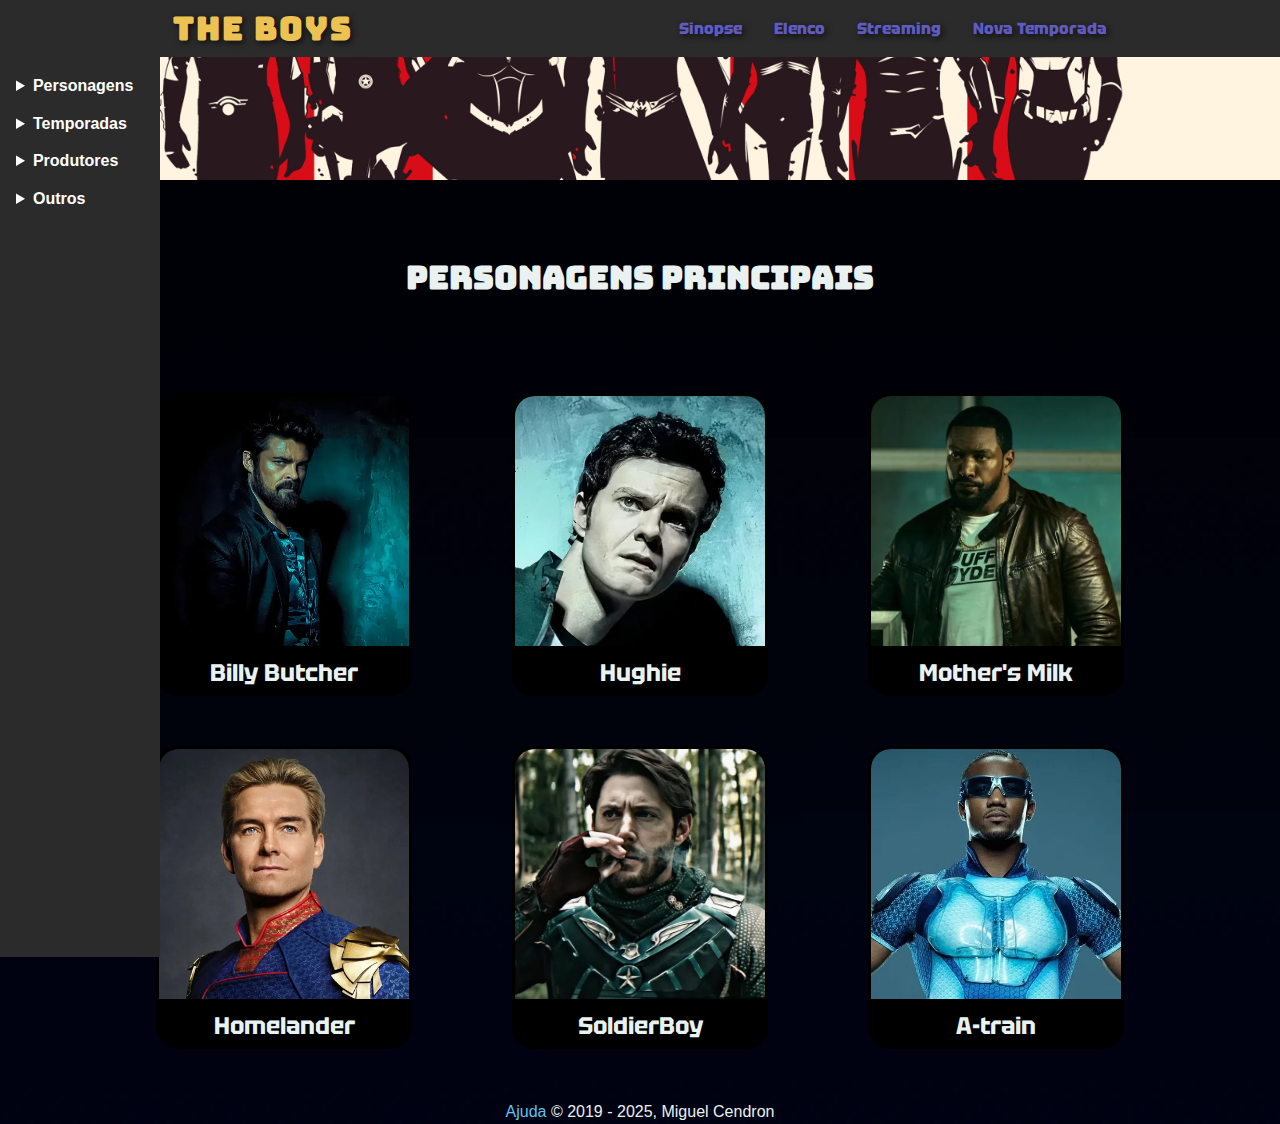
<file: index.html>
<!DOCTYPE html>
<html lang="pt-br">
    <head>
        <meta charset="UTF-8">
        <meta name="viewport" content="width=device-width, initial-scale=1.0">
        <title>The boys - Principal</title>
        <link rel="stylesheet" href="css/Principal.css">
        <link rel="icon" href="img/favicon.ico" type="image/ico">
    </head>

    <body>
        <header>
            <nav id="NavegacaoCima">
                <div class="logo">The boys</div>
                <ul id="menu">
                    <li><a href="https://www.adorocinema.com/series/serie-22668/">Sinopse</a></li>
                    <li><a href="https://www.adorocinema.com/series/serie-22668/temporada-54774/elenco/">Elenco</a></li>
                    <li><a href="https://www.adorocinema.com/series/serie-22668/streaming/">Streaming</a></li>
                    <li><a
                            href="https://www.tecmundo.com.br/minha-serie/287187-temporada-5-the-boys-lancada-veja-tudo-sabemos.htm">Nova
                            Temporada</a></li>
                </ul>
            </nav>
        </header>
        <nav class="Esquerda">
            <details>
                <summary>Personagens</summary>
                <ul>
                    <li><a href="html/BillyButcher.html">Billy Butcher</a></li>
                    <li><a href="html/Hughie.html">Hughie</a></li>
                    <li><a href="html/Mother.Html">Mother's Milk</a></li>
                    <li><a href="html/Homelander.Html">Homelander</a></li>
                    <li><a href="html/SoldierBoy.html">Soldier Boy</a></li>
                    <li><a href="html/A-train.html">A-train</a></li>

                </ul>
            </details>
            <details>
                <summary>Temporadas</summary>
                <ul>
                    <li><a href="https://www.primevideo.com/-/pt/detail/The-Boys/0KRGHGZCHKS920ZQGY5LBRF7MA">1ª
                            Temporada</a></li>
                    <li><a href="https://www.primevideo.com/-/pt/detail/The-Boys/0LTURNRIIF1SFJUX32I7XALS8U">2ª
                            Temporada</a></li>
                    <li><a href="https://www.primevideo.com/-/pt/detail/The-Boys/0HLDL6JTNVIK6GJDH0UIW4TES8">3ª
                            Temporada</a></li>
                    <li><a href="https://www.primevideo.com/-/pt/detail/The-Boys/0SSV1CIYHPUKDFUE5JOYRDKF06">4ª
                            Temporada</a></li>
                </ul>
            </details>
            <details>
                <summary>Produtores</summary>
                <ul>
                    <li><a href="https://www.imdb.com/pt/name/nm0626697/">Jason Netter</a></li>
                    <li><a href="https://variety.com/exec/neal-moritz/">Neal H. Moritz</a></li>
                    <li><a href="https://www.imdb.com/pt/name/nm0870469/">Dan Trachtenberg</a></li>
                    <li><a href="https://www.adorocinema.com/personalidades/personalidade-105554/filmografia/">Philip
                            Sgriccia</a></li>
                    <li><a href="https://www.imdb.com/pt/name/nm0742194/">Craig Rosenberg</a></li>
                </ul>
            </details>
            <details>
                <summary>Outros</summary>
                <ul>
                    <li><a href="https://www.primevideo.com/-/pt/detail/Gen-V/0QL016992N86EED5P1FO3ER0P5">Gen V</a></li>
                    <li><a href="https://pt.wikipedia.org/wiki/The_Boys_(revista_em_quadrinhos)">HQs</a></li>
                    <li><a
                            href="https://www.primevideo.com/-/pt/offers/nonprimehomepage/ref=dv_web_force_root?language=pt">Prime
                            Video</a></li>
                    <li><a href="https://youtu.be/y5Hu471_dNU?si=wnYxTwBXvxJmN04Z">Trailer Gen V 2ª Temporada</a></li>
                    <li><a href="https://the-boys.fandom.com/pt-br/wiki/Os_Sete">Os Sete</a></li>
                </ul>
            </details>
        </nav>
        <h2>Personagens principais</h2>
        a<div class="container1">
            <div class="Perso1">
                <a href="html/BillyButcher.html">
                    <img src="img/Butcher.webp" alt="Billy Butcher">
                    <p>Billy Butcher</p>
                </a>
            </div>
            <div class="Perso1">
                <a href="html/Hughie.html">
                <img src="img/Hughie.webp" alt="Hughie">
                <p>Hughie</p>
                </a>
            </div>
            <div class="Perso1">
                <a href="html/Mother.Html">
                <img src="img/Mothers-Milk.webp" alt="Mother's Milk">
                <p>Mother's Milk</p>
                </a>
            </div>
        </div>

        <div class="container2">
            <div class="Perso2">
                <a href="html/Homelander.Html">
                <img src="img/Homelander.webp" alt="Homelander">
                <p>Homelander</p>
                </a>
            </div>
            <div class="Perso2">
                <a href="html/SoldierBoy.html">
                <img src="img/SoldierBoy.webp" alt="SoldierBoy">
                <p>SoldierBoy</p>
                </a>
            </div>
            <div class="Perso2">
                <a href="html/A-train.html">
                <img src="img/A-train.webp" alt="A-train">
                <p>A-train</p>
                </a>
            </div>
        </div>
        <footer>
            <p><a href="https://www.primevideo.com/help/ref=atv_ftr_hp">Ajuda </a> © 2019 - 2025, Miguel Cendron</p>

        </footer>
    </body>

</html>
</file>
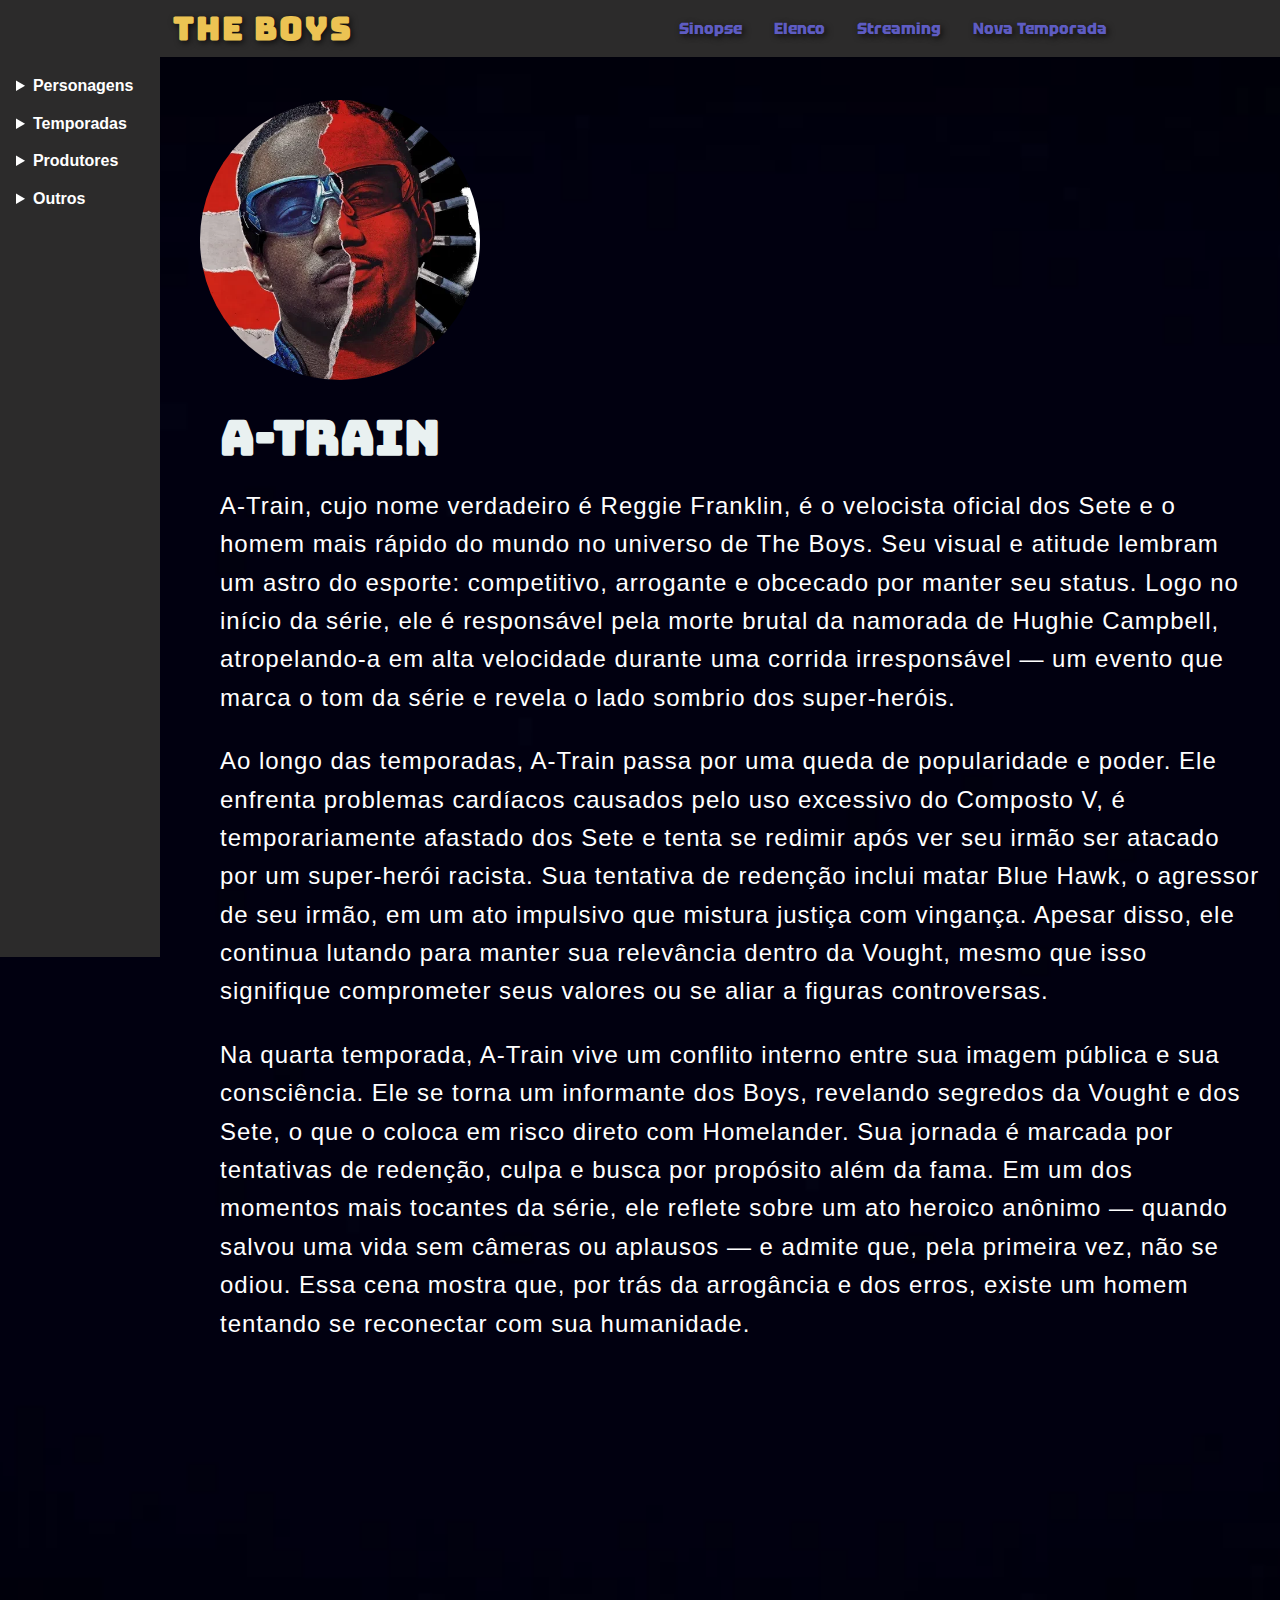
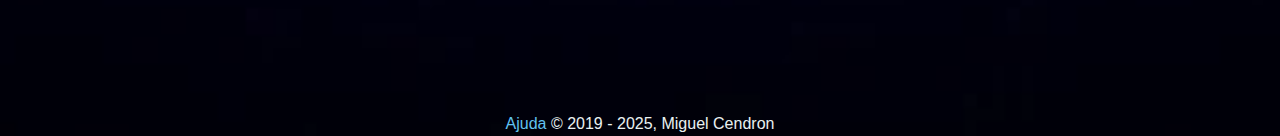
<file: html/A-train.html>
<!DOCTYPE html>
<html lang="pt-br">

<head>
    <meta charset="UTF-8">
    <meta name="viewport" content="width=device-width, initial-scale=1.0">
    <title>The Boys - A-train</title>
    <link rel="stylesheet" href="../css/Personagens2.css">
    <link rel="icon" href="../img/favicon.ico" type="image/ico">
</head>

<body>
    <header>
        <nav id="NavegacaoCima">
            <div class="logo"><a href="../Principal.html">The boys</a></div>
            <ul id="menu">
                <li><a href="https://www.adorocinema.com/series/serie-22668/">Sinopse</a></li>
                <li><a href="https://www.adorocinema.com/series/serie-22668/temporada-54774/elenco/">Elenco</a></li>
                <li><a href="https://www.adorocinema.com/series/serie-22668/streaming/">Streaming</a></li>
                <li><a
                        href="https://www.tecmundo.com.br/minha-serie/287187-temporada-5-the-boys-lancada-veja-tudo-sabemos.htm">Nova
                        Temporada</a></li>
            </ul>
        </nav>
    </header>
    <nav class="Esquerda">
        <details>
            <summary>Personagens</summary>
            <ul>
                <li><a href="../html/BillyButcher.html">Billy Butcher</a></li>
                <li><a href="../html/Hughie.html">Hughie Campbell</a></li>
                <li><a href="../html/Mother.Html">Mother’s Milk</a></li>
                <li><a href="../html/SoldierBoy.html">Soldier Boy</a></li>
                <li><a href="../html/Homelander.Html">Homelander</a></li>

            </ul>
        </details>
        <details>
            <summary>Temporadas</summary>
            <ul>
                <li><a href="https://www.primevideo.com/-/pt/detail/The-Boys/0KRGHGZCHKS920ZQGY5LBRF7MA">1ª
                        Temporada</a></li>
                <li><a href="https://www.primevideo.com/-/pt/detail/The-Boys/0LTURNRIIF1SFJUX32I7XALS8U">2ª
                        Temporada</a></li>
                <li><a href="https://www.primevideo.com/-/pt/detail/The-Boys/0HLDL6JTNVIK6GJDH0UIW4TES8">3ª
                        Temporada</a></li>
                <li><a href="https://www.primevideo.com/-/pt/detail/The-Boys/0SSV1CIYHPUKDFUE5JOYRDKF06">4ª
                        Temporada</a></li>
            </ul>
        </details>
        <details>
            <summary>Produtores</summary>
            <ul>
                <li><a href="https://www.imdb.com/pt/name/nm0626697/">Jason Netter</a></li>
                <li><a href="https://variety.com/exec/neal-moritz/">Neal H. Moritz</a></li>
                <li><a href="https://www.imdb.com/pt/name/nm0870469/">Dan Trachtenberg</a></li>
                <li><a href="https://www.adorocinema.com/personalidades/personalidade-105554/filmografia/">Philip
                        Sgriccia</a></li>
                <li><a href="https://www.imdb.com/pt/name/nm0742194/">Craig Rosenberg</a></li>
            </ul>
        </details>
        <details>
            <summary>Outros</summary>
            <ul>
                <li><a href="https://www.primevideo.com/-/pt/detail/Gen-V/0QL016992N86EED5P1FO3ER0P5">Gen V</a></li>
                <li><a href="https://pt.wikipedia.org/wiki/The_Boys_(revista_em_quadrinhos)">HQs</a></li>
                <li><a href="https://www.primevideo.com/-/pt/offers/nonprimehomepage/ref=dv_web_force_root?language=pt">Prime
                        Video</a></li>
                <li><a href="https://youtu.be/y5Hu471_dNU?si=wnYxTwBXvxJmN04Z">Trailer Gen V 2ª Temporada</a></li>
                <li><a href="https://the-boys.fandom.com/pt-br/wiki/Os_Sete">Os Sete</a></li>
            </ul>
        </details>
    </nav>

    <div id="main">
        <img src="../img/A-trainS.webp" alt="A-train">
        <div class="descricao">
            <h2>A-train</h2>
            <p>A-Train, cujo nome verdadeiro é Reggie Franklin, é o velocista oficial dos Sete e o homem mais rápido do
                mundo no universo de The Boys. Seu visual e atitude lembram um astro do esporte: competitivo, arrogante
                e obcecado por manter seu status. Logo no início da série, ele é responsável pela morte brutal da
                namorada de Hughie Campbell, atropelando-a em alta velocidade durante uma corrida irresponsável — um
                evento que marca o tom da série e revela o lado sombrio dos super-heróis.</p>
            <p>Ao longo das temporadas, A-Train passa por uma queda de popularidade e poder. Ele enfrenta problemas
                cardíacos causados pelo uso excessivo do Composto V, é temporariamente afastado dos Sete e tenta se
                redimir após ver seu irmão ser atacado por um super-herói racista. Sua tentativa de redenção inclui
                matar Blue Hawk, o agressor de seu irmão, em um ato impulsivo que mistura justiça com vingança. Apesar
                disso, ele continua lutando para manter sua relevância dentro da Vought, mesmo que isso signifique
                comprometer seus valores ou se aliar a figuras controversas.</p>
            <p>Na quarta temporada, A-Train vive um conflito interno entre sua imagem pública e sua consciência. Ele se
                torna um informante dos Boys, revelando segredos da Vought e dos Sete, o que o coloca em risco direto
                com Homelander. Sua jornada é marcada por tentativas de redenção, culpa e busca por propósito além da
                fama. Em um dos momentos mais tocantes da série, ele reflete sobre um ato heroico anônimo — quando
                salvou uma vida sem câmeras ou aplausos — e admite que, pela primeira vez, não se odiou. Essa cena
                mostra que, por trás da arrogância e dos erros, existe um homem tentando se reconectar com sua
                humanidade.</p>
        </div>
    </div>
    <iframe width="560" height="315" src="https://www.youtube.com/embed/gnQp12SoYU4?si=CEGLHQ_asjmh9aVv"
        title="YouTube video player" frameborder="0"
        allow="accelerometer; autoplay; clipboard-write; encrypted-media; gyroscope; picture-in-picture; web-share"
        referrerpolicy="strict-origin-when-cross-origin" allowfullscreen></iframe>

    <footer>
        <p><a href="https://www.primevideo.com/help/ref=atv_ftr_hp">Ajuda </a> © 2019 - 2025, Miguel Cendron</p>
    </footer>
</body>

</html>
</file>
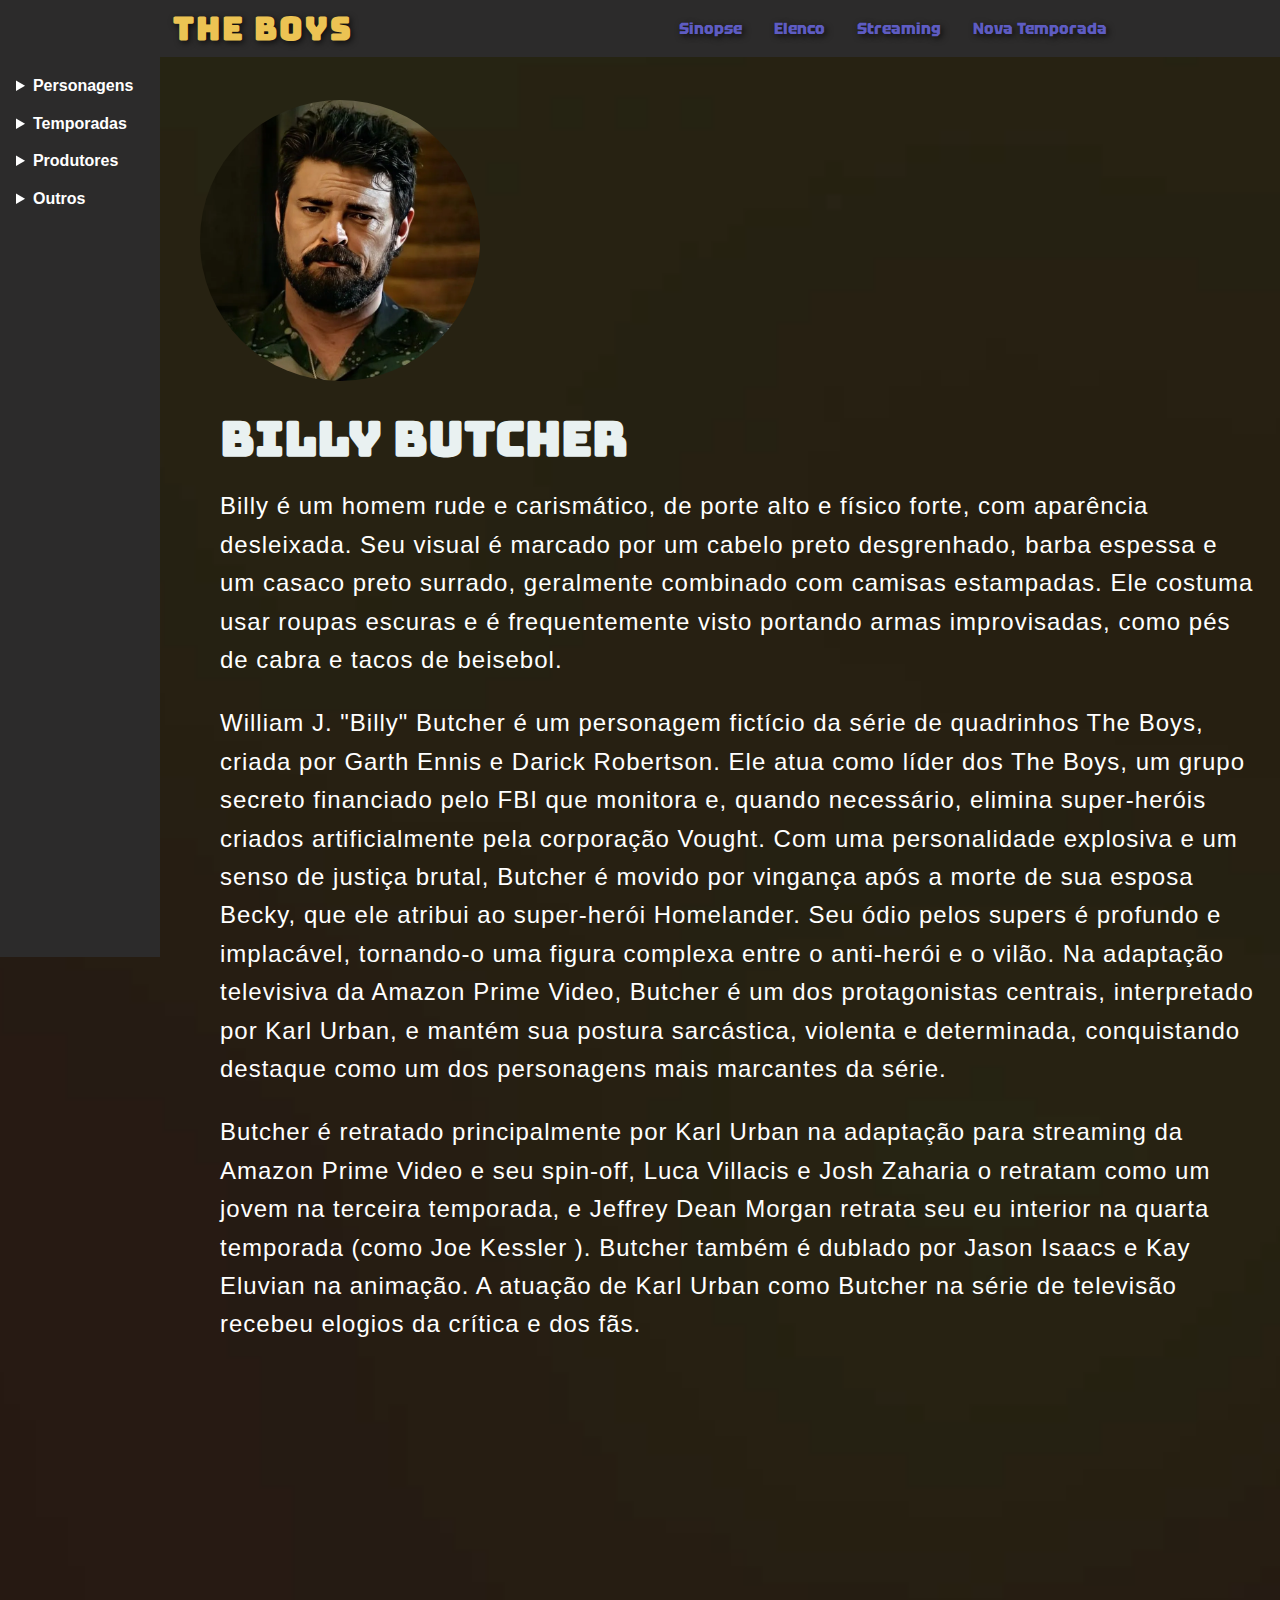
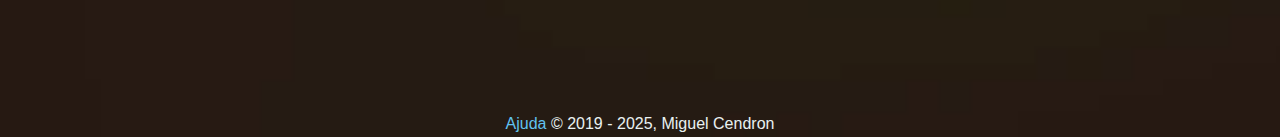
<file: html/BillyButcher.html>
<!DOCTYPE html>
<html lang="pt-br">

<head>
    <meta charset="UTF-8">
    <meta name="viewport" content="width=device-width, initial-scale=1.0">
    <title>The Boys - Billy Butcher</title>
    <link rel="stylesheet" href="../css/Personagens1.css">
    <link rel="icon" href="../img/favicon.ico" type="image/ico">
</head>

<body>
    <header>
        <nav id="NavegacaoCima">
            <div class="logo"><a href="../Principal.html">The boys</a></div>
            <ul id="menu">
                <li><a href="https://www.adorocinema.com/series/serie-22668/">Sinopse</a></li>
                <li><a href="https://www.adorocinema.com/series/serie-22668/temporada-54774/elenco/">Elenco</a></li>
                <li><a href="https://www.adorocinema.com/series/serie-22668/streaming/">Streaming</a></li>
                <li><a
                        href="https://www.tecmundo.com.br/minha-serie/287187-temporada-5-the-boys-lancada-veja-tudo-sabemos.htm">Nova
                        Temporada</a></li>
            </ul>
        </nav>
    </header>
    <nav class="Esquerda">
        <details>
            <summary>Personagens</summary>
            <ul>
                <li><a href="../html/Hughie.html">Hughie</a></li>
                <li><a href="../html/Mother.Html">Mother's Milk</a></li>
                <li><a href="../html/Homelander.Html">Homelander</a></li>
                <li><a href="../html/SoldierBoy.html">Soldier Boy</a></li>
                <li><a href="../html/A-train.html">A-train</a></li>

            </ul>
        </details>
        <details>
            <summary>Temporadas</summary>
            <ul>
                <li><a href="https://www.primevideo.com/-/pt/detail/The-Boys/0KRGHGZCHKS920ZQGY5LBRF7MA">1ª
                        Temporada</a></li>
                <li><a href="https://www.primevideo.com/-/pt/detail/The-Boys/0LTURNRIIF1SFJUX32I7XALS8U">2ª
                        Temporada</a></li>
                <li><a href="https://www.primevideo.com/-/pt/detail/The-Boys/0HLDL6JTNVIK6GJDH0UIW4TES8">3ª
                        Temporada</a></li>
                <li><a href="https://www.primevideo.com/-/pt/detail/The-Boys/0SSV1CIYHPUKDFUE5JOYRDKF06">4ª
                        Temporada</a></li>
            </ul>
        </details>
        <details>
            <summary>Produtores</summary>
            <ul>
                <li><a href="https://www.imdb.com/pt/name/nm0626697/">Jason Netter</a></li>
                <li><a href="https://variety.com/exec/neal-moritz/">Neal H. Moritz</a></li>
                <li><a href="https://www.imdb.com/pt/name/nm0870469/">Dan Trachtenberg</a></li>
                <li><a href="https://www.adorocinema.com/personalidades/personalidade-105554/filmografia/">Philip
                        Sgriccia</a></li>
                <li><a href="https://www.imdb.com/pt/name/nm0742194/">Craig Rosenberg</a></li>
            </ul>
        </details>
        <details>
            <summary>Outros</summary>
            <ul>
                <li><a href="https://www.primevideo.com/-/pt/detail/Gen-V/0QL016992N86EED5P1FO3ER0P5">Gen V</a></li>
                <li><a href="https://pt.wikipedia.org/wiki/The_Boys_(revista_em_quadrinhos)">HQs</a></li>
                <li><a href="https://www.primevideo.com/-/pt/offers/nonprimehomepage/ref=dv_web_force_root?language=pt">Prime
                        Video</a></li>
                <li><a href="https://youtu.be/y5Hu471_dNU?si=wnYxTwBXvxJmN04Z">Trailer Gen V 2ª Temporada</a></li>
                <li><a href="https://the-boys.fandom.com/pt-br/wiki/Os_Sete">Os Sete</a></li>
            </ul>
        </details>
    </nav>

    <div id="main">
        <img src="../img/BillyS.webp" alt="Billy">
        <div class="descricao">
            <h2>Billy Butcher</h2>
            <p>Billy é um homem rude e carismático, de porte alto e físico forte, com aparência desleixada. Seu visual é
                marcado por um cabelo preto desgrenhado, barba espessa e um casaco preto surrado, geralmente combinado
                com camisas estampadas. Ele costuma usar roupas escuras e é frequentemente visto portando armas
                improvisadas, como pés de cabra e tacos de beisebol.</p>
            <p> William J. "Billy" Butcher é um personagem fictício da série de quadrinhos The Boys, criada por Garth
                Ennis e Darick Robertson. Ele atua como líder dos The Boys, um grupo secreto financiado pelo FBI que
                monitora e, quando necessário, elimina super-heróis criados artificialmente pela corporação Vought. Com
                uma personalidade explosiva e um senso de justiça brutal, Butcher é movido por vingança após a morte de
                sua esposa Becky, que ele atribui ao super-herói Homelander. Seu ódio pelos supers é profundo e
                implacável, tornando-o uma figura complexa entre o anti-herói e o vilão. Na adaptação televisiva da
                Amazon Prime Video, Butcher é um dos protagonistas centrais, interpretado por Karl Urban, e mantém sua
                postura sarcástica, violenta e determinada, conquistando destaque como um dos personagens mais marcantes
                da série.</p>
            <p>Butcher é retratado principalmente por Karl Urban na adaptação para streaming da Amazon Prime Video e seu
                spin-off, Luca Villacis e Josh Zaharia o retratam como um jovem na terceira temporada, e Jeffrey Dean
                Morgan retrata seu eu interior na quarta temporada (como Joe Kessler ). Butcher também é dublado por
                Jason Isaacs e Kay Eluvian na animação. A atuação de Karl Urban como Butcher na série de televisão
                recebeu elogios da crítica e dos fãs.</p>
        </div>
    </div>
    <iframe width="560" height="315" src="https://www.youtube.com/embed/CpF9rq0wNto?si=Eb-na7oxl6BIZ_a4"
        title="YouTube video player" frameborder="0"
        allow="accelerometer; autoplay; clipboard-write; encrypted-media; gyroscope; picture-in-picture; web-share"
        referrerpolicy="strict-origin-when-cross-origin" allowfullscreen></iframe>

    <footer>
        <p><a href="https://www.primevideo.com/help/ref=atv_ftr_hp">Ajuda </a> © 2019 - 2025, Miguel Cendron</p>
    </footer>
</body>

</html>
</file>
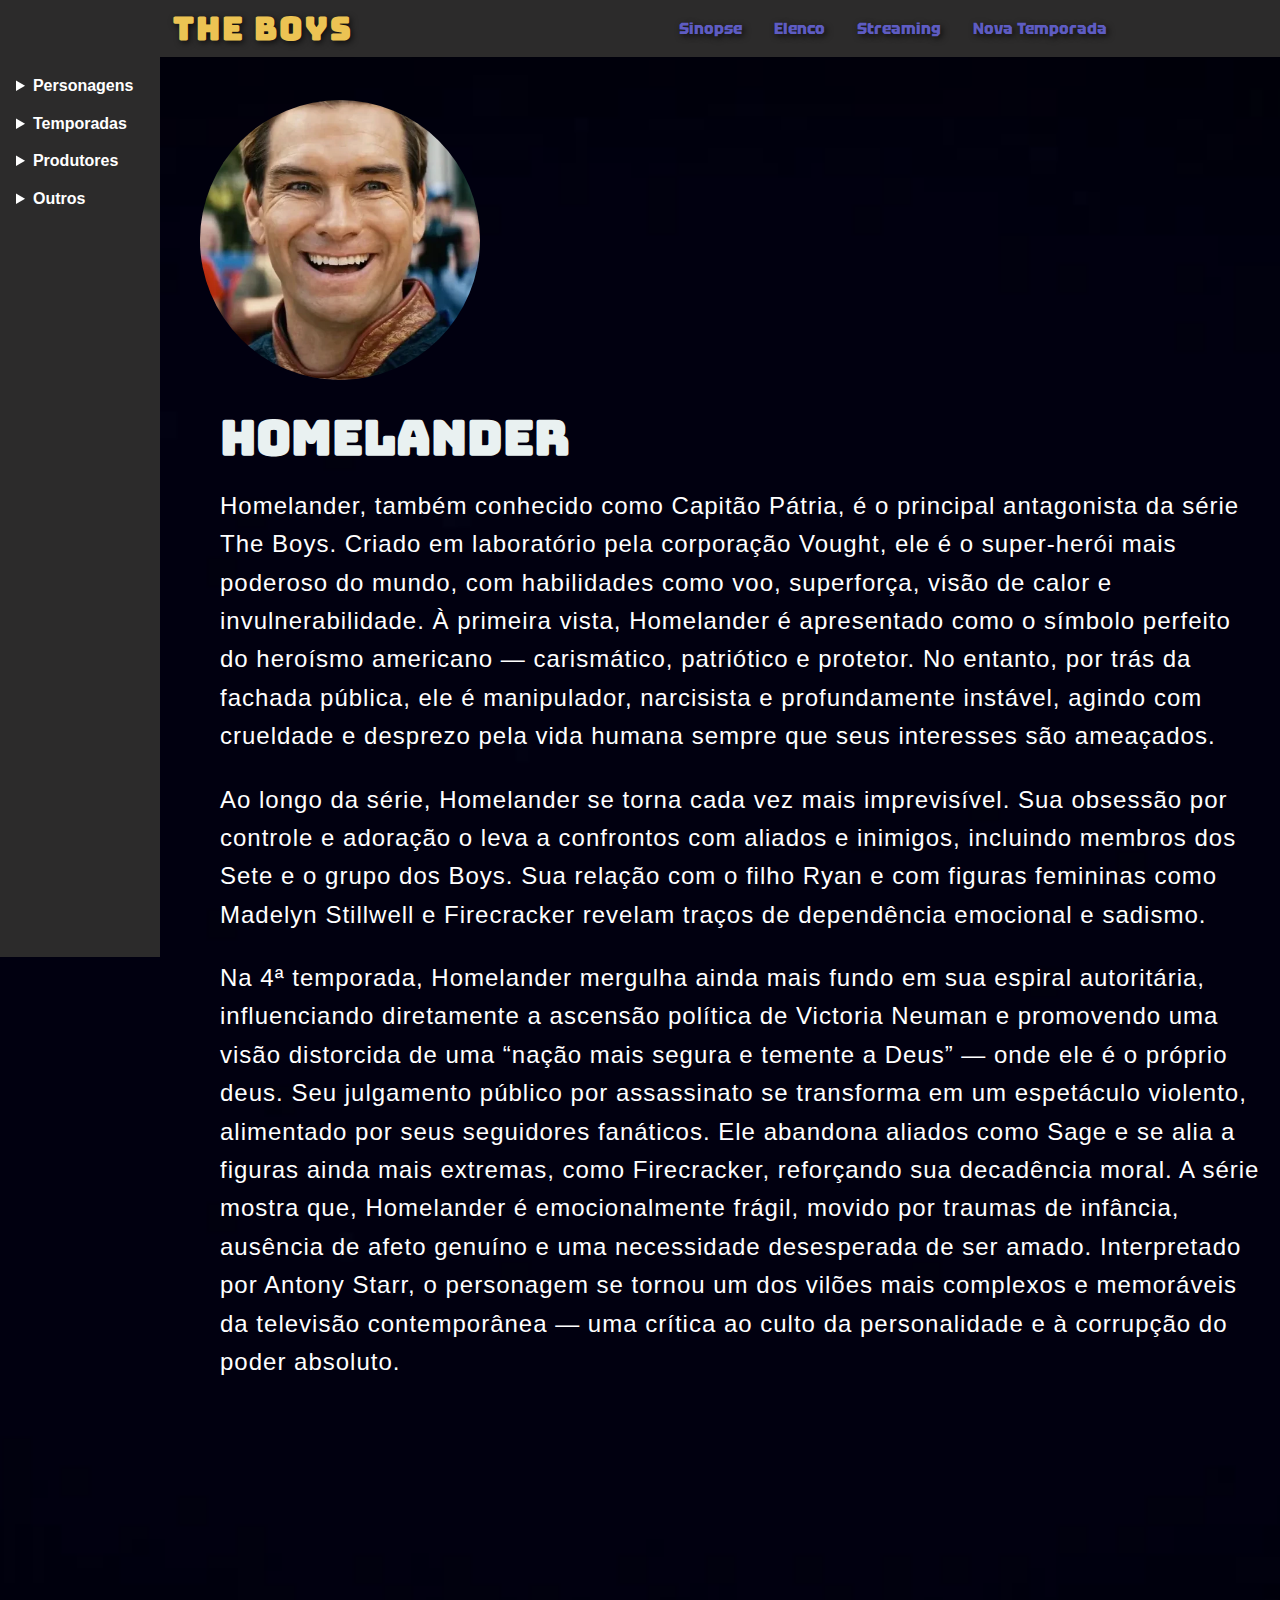
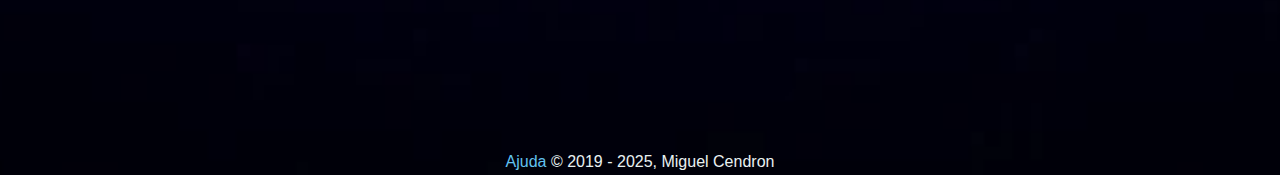
<file: html/Homelander.Html>
<!DOCTYPE html>
<html lang="pt-br">

<head>
    <meta charset="UTF-8">
    <meta name="viewport" content="width=device-width, initial-scale=1.0">
    <title>The Boys - Homelander</title>
    <link rel="stylesheet" href="../css/Personagens2.css">
    <link rel="icon" href="../img/favicon.ico" type="image/ico">
</head>

<body>
    <header>
        <nav id="NavegacaoCima">
            <div class="logo"><a href="../Principal.html">The boys</a></div>
            <ul id="menu">
                <li><a href="https://www.adorocinema.com/series/serie-22668/">Sinopse</a></li>
                <li><a href="https://www.adorocinema.com/series/serie-22668/temporada-54774/elenco/">Elenco</a></li>
                <li><a href="https://www.adorocinema.com/series/serie-22668/streaming/">Streaming</a></li>
                <li><a
                        href="https://www.tecmundo.com.br/minha-serie/287187-temporada-5-the-boys-lancada-veja-tudo-sabemos.htm">Nova
                        Temporada</a></li>
            </ul>
        </nav>
    </header>
    <nav class="Esquerda">
        <details>
            <summary>Personagens</summary>
            <ul>
                <li><a href="../html/BillyButcher.html">Billy Butcher</a></li>
                <li><a href="../html/Hughie.html">Hughie Campbell</a></li>
                <li><a href="../html/Mother.Html">Mother’s Milk</a></li>
                <li><a href="../html/SoldierBoy.html">Soldier Boy</a></li>
                <li><a href="../html/A-train.html">A-train</a></li>

            </ul>
        </details>
        <details>
            <summary>Temporadas</summary>
            <ul>
                <li><a href="https://www.primevideo.com/-/pt/detail/The-Boys/0KRGHGZCHKS920ZQGY5LBRF7MA">1ª
                        Temporada</a></li>
                <li><a href="https://www.primevideo.com/-/pt/detail/The-Boys/0LTURNRIIF1SFJUX32I7XALS8U">2ª
                        Temporada</a></li>
                <li><a href="https://www.primevideo.com/-/pt/detail/The-Boys/0HLDL6JTNVIK6GJDH0UIW4TES8">3ª
                        Temporada</a></li>
                <li><a href="https://www.primevideo.com/-/pt/detail/The-Boys/0SSV1CIYHPUKDFUE5JOYRDKF06">4ª
                        Temporada</a></li>
            </ul>
        </details>
        <details>
            <summary>Produtores</summary>
            <ul>
                <li><a href="https://www.imdb.com/pt/name/nm0626697/">Jason Netter</a></li>
                <li><a href="https://variety.com/exec/neal-moritz/">Neal H. Moritz</a></li>
                <li><a href="https://www.imdb.com/pt/name/nm0870469/">Dan Trachtenberg</a></li>
                <li><a href="https://www.adorocinema.com/personalidades/personalidade-105554/filmografia/">Philip
                        Sgriccia</a></li>
                <li><a href="https://www.imdb.com/pt/name/nm0742194/">Craig Rosenberg</a></li>
            </ul>
        </details>
        <details>
            <summary>Outros</summary>
            <ul>
                <li><a href="https://www.primevideo.com/-/pt/detail/Gen-V/0QL016992N86EED5P1FO3ER0P5">Gen V</a></li>
                <li><a href="https://pt.wikipedia.org/wiki/The_Boys_(revista_em_quadrinhos)">HQs</a></li>
                <li><a href="https://www.primevideo.com/-/pt/offers/nonprimehomepage/ref=dv_web_force_root?language=pt">Prime
                        Video</a></li>
                <li><a href="https://youtu.be/y5Hu471_dNU?si=wnYxTwBXvxJmN04Z">Trailer Gen V 2ª Temporada</a></li>
                <li><a href="https://the-boys.fandom.com/pt-br/wiki/Os_Sete">Os Sete</a></li>
            </ul>
        </details>
    </nav>

    <div id="main">
        <img src="../img/HomelanderS.webp" alt="Homelander">
        <div class="descricao">
            <h2>Homelander</h2>
            <p>Homelander, também conhecido como Capitão Pátria, é o principal antagonista da série The Boys. Criado em
                laboratório pela corporação Vought, ele é o super-herói mais poderoso do mundo, com habilidades como
                voo, superforça, visão de calor e invulnerabilidade. À primeira vista, Homelander é apresentado como o
                símbolo perfeito do heroísmo americano — carismático, patriótico e protetor. No entanto, por trás da
                fachada pública, ele é manipulador, narcisista e profundamente instável, agindo com crueldade e desprezo
                pela vida humana sempre que seus interesses são ameaçados.</p>
            <p>Ao longo da série, Homelander se torna cada vez mais imprevisível. Sua obsessão por controle e adoração o
                leva a confrontos com aliados e inimigos, incluindo membros dos Sete e o grupo dos Boys. Sua
                relação com o filho Ryan e com figuras femininas como Madelyn Stillwell e Firecracker revelam traços de
                dependência emocional e sadismo.</p>
            <p>Na 4ª temporada, Homelander mergulha ainda mais fundo em sua espiral autoritária, influenciando
                diretamente a ascensão política de Victoria Neuman e promovendo uma visão distorcida de uma “nação mais
                segura e temente a Deus” — onde ele é o próprio deus. Seu julgamento público por assassinato se
                transforma em um espetáculo violento, alimentado por seus seguidores fanáticos. Ele abandona aliados
                como Sage e se alia a figuras ainda mais extremas, como Firecracker, reforçando sua
                decadência moral. A série mostra que, Homelander é
                emocionalmente frágil, movido por traumas de infância, ausência de afeto genuíno e uma necessidade
                desesperada de ser amado. Interpretado por Antony Starr, o personagem se tornou um dos
                vilões mais complexos e memoráveis da televisão contemporânea — uma crítica ao culto da
                personalidade e à corrupção do poder absoluto.</p>
        </div>
    </div>
    <iframe width="560" height="315" src="https://www.youtube.com/embed/I7yuabZ10w8?si=elLfq0meIfgbnFuT"
        title="YouTube video player" frameborder="0"
        allow="accelerometer; autoplay; clipboard-write; encrypted-media; gyroscope; picture-in-picture; web-share"
        referrerpolicy="strict-origin-when-cross-origin" allowfullscreen></iframe>

    <footer>
        <p><a href="https://www.primevideo.com/help/ref=atv_ftr_hp">Ajuda </a> © 2019 - 2025, Miguel Cendron</p>
    </footer>
</body>

</html>
</file>
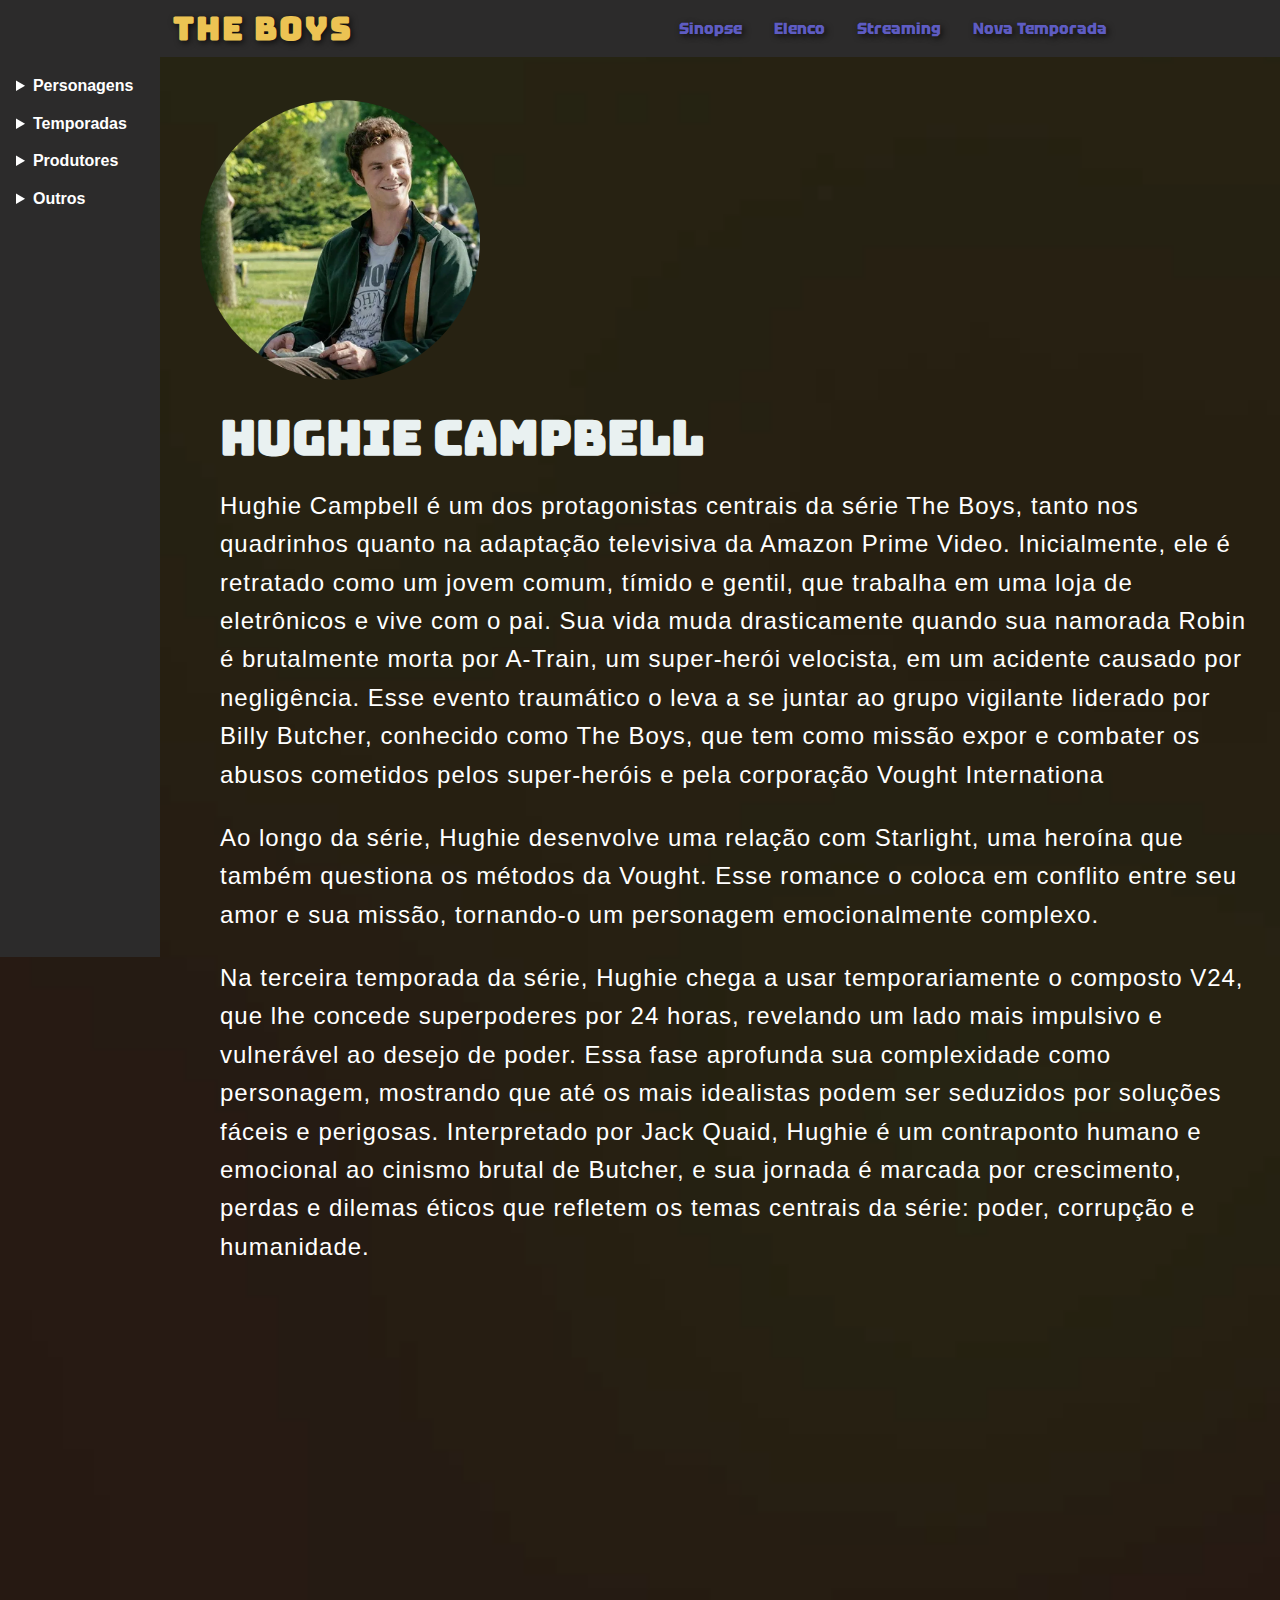
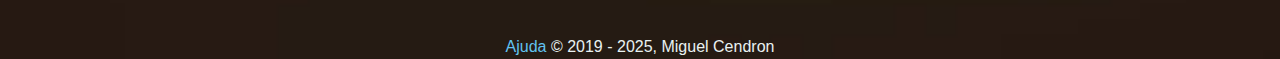
<file: html/Hughie.html>
<!DOCTYPE html>
<html lang="pt-br">

<head>
    <meta charset="UTF-8">
    <meta name="viewport" content="width=device-width, initial-scale=1.0">
    <title>The Boys - Hughie Campbell</title>
    <link rel="stylesheet" href="../css/Personagens1.css">
    <link rel="icon" href="../img/favicon.ico" type="image/ico">
</head>

<body>
    <header>
        <nav id="NavegacaoCima">
            <div class="logo"><a href="../Principal.html">The boys</a></div>
            <ul id="menu">
                <li><a href="https://www.adorocinema.com/series/serie-22668/">Sinopse</a></li>
                <li><a href="https://www.adorocinema.com/series/serie-22668/temporada-54774/elenco/">Elenco</a></li>
                <li><a href="https://www.adorocinema.com/series/serie-22668/streaming/">Streaming</a></li>
                <li><a
                        href="https://www.tecmundo.com.br/minha-serie/287187-temporada-5-the-boys-lancada-veja-tudo-sabemos.htm">Nova
                        Temporada</a></li>
            </ul>
        </nav>
    </header>
    <nav class="Esquerda">
        <details>
            <summary>Personagens</summary>
            <ul>
                <li><a href="../html/BillyButcher.html">Billy Butcher</a></li>
                <li><a href="../html/Mother.Html">Mother's Milk</a></li>
                <li><a href="../html/Homelander.Html">Homelander</a></li>
                <li><a href="../html/SoldierBoy.html">Soldier Boy</a></li>
                <li><a href="../html/A-train.html">A-train</a></li>

            </ul>
        </details>
        <details>
            <summary>Temporadas</summary>
            <ul>
                <li><a href="https://www.primevideo.com/-/pt/detail/The-Boys/0KRGHGZCHKS920ZQGY5LBRF7MA">1ª
                        Temporada</a></li>
                <li><a href="https://www.primevideo.com/-/pt/detail/The-Boys/0LTURNRIIF1SFJUX32I7XALS8U">2ª
                        Temporada</a></li>
                <li><a href="https://www.primevideo.com/-/pt/detail/The-Boys/0HLDL6JTNVIK6GJDH0UIW4TES8">3ª
                        Temporada</a></li>
                <li><a href="https://www.primevideo.com/-/pt/detail/The-Boys/0SSV1CIYHPUKDFUE5JOYRDKF06">4ª
                        Temporada</a></li>
            </ul>
        </details>
        <details>
            <summary>Produtores</summary>
            <ul>
                <li><a href="https://www.imdb.com/pt/name/nm0626697/">Jason Netter</a></li>
                <li><a href="https://variety.com/exec/neal-moritz/">Neal H. Moritz</a></li>
                <li><a href="https://www.imdb.com/pt/name/nm0870469/">Dan Trachtenberg</a></li>
                <li><a href="https://www.adorocinema.com/personalidades/personalidade-105554/filmografia/">Philip
                        Sgriccia</a></li>
                <li><a href="https://www.imdb.com/pt/name/nm0742194/">Craig Rosenberg</a></li>
            </ul>
        </details>
        <details>
            <summary>Outros</summary>
            <ul>
                <li><a href="https://www.primevideo.com/-/pt/detail/Gen-V/0QL016992N86EED5P1FO3ER0P5">Gen V</a></li>
                <li><a href="https://pt.wikipedia.org/wiki/The_Boys_(revista_em_quadrinhos)">HQs</a></li>
                <li><a href="https://www.primevideo.com/-/pt/offers/nonprimehomepage/ref=dv_web_force_root?language=pt">Prime
                        Video</a></li>
                <li><a href="https://youtu.be/y5Hu471_dNU?si=wnYxTwBXvxJmN04Z">Trailer Gen V 2ª Temporada</a></li>
                <li><a href="https://the-boys.fandom.com/pt-br/wiki/Os_Sete">Os Sete</a></li>
            </ul>
        </details>
    </nav>

    <div id="main">
        <img src="../img/HughieS.webp" alt="Hughie">
        <div class="descricao">
            <h2>Hughie Campbell</h2>
            <p>Hughie Campbell é um dos protagonistas centrais da série The Boys, tanto nos quadrinhos quanto na
                adaptação televisiva da Amazon Prime Video. Inicialmente, ele é retratado como um jovem comum, tímido e
                gentil, que trabalha em uma loja de eletrônicos e vive com o pai. Sua vida muda drasticamente quando sua
                namorada Robin é brutalmente morta por A-Train, um super-herói velocista, em um acidente causado por
                negligência. Esse evento traumático o leva a se juntar ao grupo vigilante liderado por Billy Butcher,
                conhecido como The Boys, que tem como missão expor e combater os abusos cometidos pelos super-heróis e
                pela corporação Vought Internationa</p>
            <p> Ao longo da série, Hughie desenvolve uma relação com Starlight, uma heroína que também questiona os
                métodos da Vought. Esse romance o coloca em conflito entre seu amor e sua missão, tornando-o um
                personagem emocionalmente complexo.</p>
            <p>Na terceira temporada da série, Hughie chega a usar temporariamente o composto V24, que lhe concede
                superpoderes por 24 horas, revelando um lado mais impulsivo e vulnerável ao desejo de poder. Essa fase
                aprofunda sua complexidade como personagem, mostrando que até os mais idealistas podem ser seduzidos por
                soluções fáceis e perigosas. Interpretado por Jack Quaid, Hughie é um contraponto humano e emocional ao
                cinismo brutal de Butcher, e sua jornada é marcada por crescimento, perdas e dilemas éticos que refletem
                os temas centrais da série: poder, corrupção e humanidade.</p>
        </div>
    </div>
    <iframe width="560" height="315" src="https://www.youtube.com/embed/JMZ1yMhcSEE?si=ZnPjLkABiCO2gkQ-"
        title="YouTube video player" frameborder="0"
        allow="accelerometer; autoplay; clipboard-write; encrypted-media; gyroscope; picture-in-picture; web-share"
        referrerpolicy="strict-origin-when-cross-origin" allowfullscreen></iframe>

    <footer>
        <p><a href="https://www.primevideo.com/help/ref=atv_ftr_hp">Ajuda </a> © 2019 - 2025, Miguel Cendron</p>
    </footer>
</body>

</html>
</file>
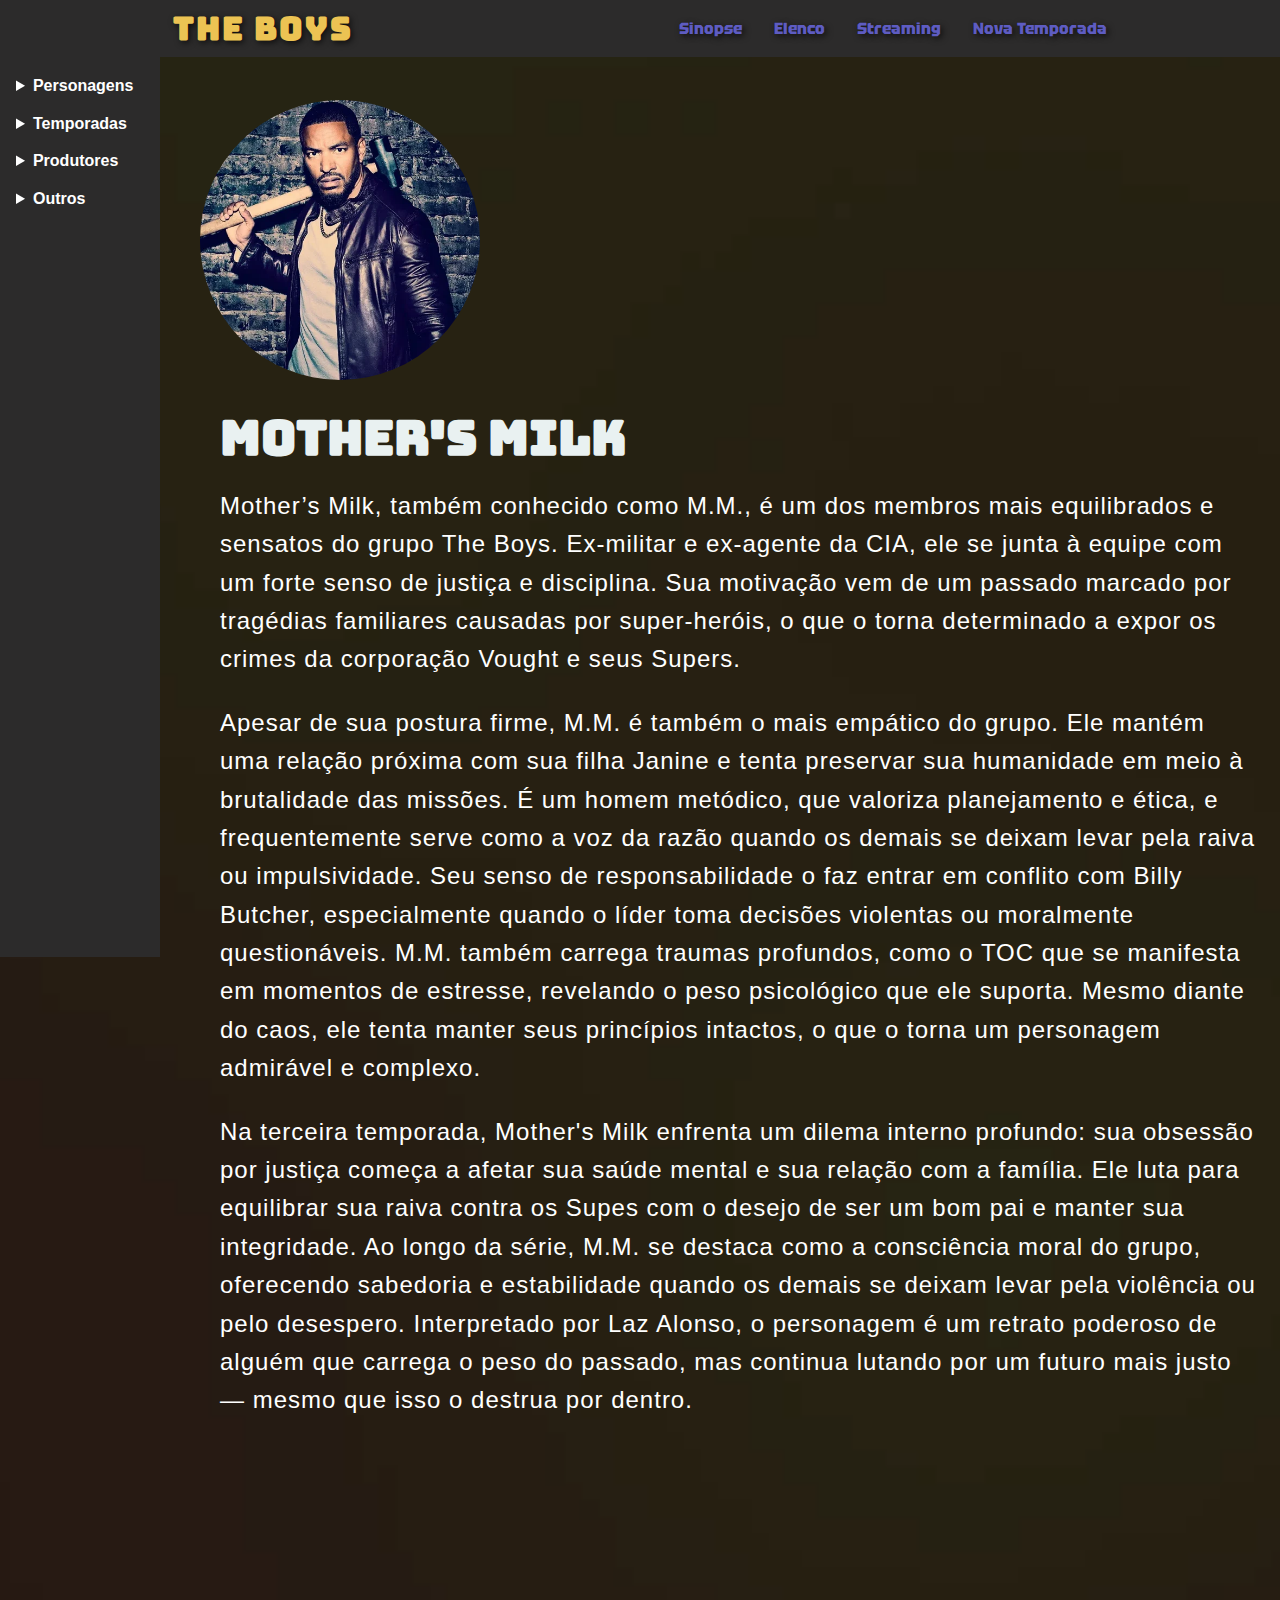
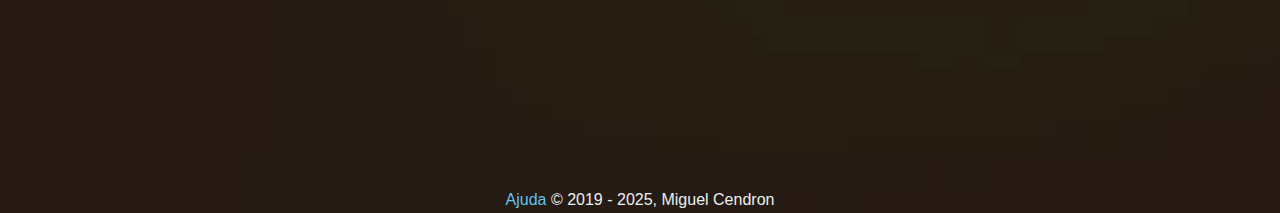
<file: html/Mother.Html>
<!DOCTYPE html>
<html lang="pt-br">

<head>
    <meta charset="UTF-8">
    <meta name="viewport" content="width=device-width, initial-scale=1.0">
    <title>The Boys - Mother's Milk</title>
    <link rel="stylesheet" href="../css/Personagens1.css">
    <link rel="icon" href="../img/favicon.ico" type="image/ico">
</head>

<body>
    <header>
        <nav id="NavegacaoCima">
            <div class="logo"><a href="../Principal.html">The boys</a></div>
            <ul id="menu">
                <li><a href="https://www.adorocinema.com/series/serie-22668/">Sinopse</a></li>
                <li><a href="https://www.adorocinema.com/series/serie-22668/temporada-54774/elenco/">Elenco</a></li>
                <li><a href="https://www.adorocinema.com/series/serie-22668/streaming/">Streaming</a></li>
                <li><a
                        href="https://www.tecmundo.com.br/minha-serie/287187-temporada-5-the-boys-lancada-veja-tudo-sabemos.htm">Nova
                        Temporada</a></li>
            </ul>
        </nav>
    </header>
    <nav class="Esquerda">
        <details>
            <summary>Personagens</summary>
            <ul>
                <li><a href="../html/BillyButcher.html">Billy Butcher</a></li>
                <li><a href="../html/Hughie.html">Hughie Campbell</a></li>
                <li><a href="../html/Homelander.Html">Homelander</a></li>
                <li><a href="../html/SoldierBoy.html">Soldier Boy</a></li>
                <li><a href="../html/A-train.html">A-train</a></li>

            </ul>
        </details>
        <details>
            <summary>Temporadas</summary>
            <ul>
                <li><a href="https://www.primevideo.com/-/pt/detail/The-Boys/0KRGHGZCHKS920ZQGY5LBRF7MA">1ª
                        Temporada</a></li>
                <li><a href="https://www.primevideo.com/-/pt/detail/The-Boys/0LTURNRIIF1SFJUX32I7XALS8U">2ª
                        Temporada</a></li>
                <li><a href="https://www.primevideo.com/-/pt/detail/The-Boys/0HLDL6JTNVIK6GJDH0UIW4TES8">3ª
                        Temporada</a></li>
                <li><a href="https://www.primevideo.com/-/pt/detail/The-Boys/0SSV1CIYHPUKDFUE5JOYRDKF06">4ª
                        Temporada</a></li>
            </ul>
        </details>
        <details>
            <summary>Produtores</summary>
            <ul>
                <li><a href="https://www.imdb.com/pt/name/nm0626697/">Jason Netter</a></li>
                <li><a href="https://variety.com/exec/neal-moritz/">Neal H. Moritz</a></li>
                <li><a href="https://www.imdb.com/pt/name/nm0870469/">Dan Trachtenberg</a></li>
                <li><a href="https://www.adorocinema.com/personalidades/personalidade-105554/filmografia/">Philip
                        Sgriccia</a></li>
                <li><a href="https://www.imdb.com/pt/name/nm0742194/">Craig Rosenberg</a></li>
            </ul>
        </details>
        <details>
            <summary>Outros</summary>
            <ul>
                <li><a href="https://www.primevideo.com/-/pt/detail/Gen-V/0QL016992N86EED5P1FO3ER0P5">Gen V</a></li>
                <li><a href="https://pt.wikipedia.org/wiki/The_Boys_(revista_em_quadrinhos)">HQs</a></li>
                <li><a href="https://www.primevideo.com/-/pt/offers/nonprimehomepage/ref=dv_web_force_root?language=pt">Prime
                        Video</a></li>
                <li><a href="https://youtu.be/y5Hu471_dNU?si=wnYxTwBXvxJmN04Z">Trailer Gen V 2ª Temporada</a></li>
                <li><a href="https://the-boys.fandom.com/pt-br/wiki/Os_Sete">Os Sete</a></li>
            </ul>
        </details>
    </nav>

    <div id="main">
        <img src="../img/MotherS.webp" alt="Mother's Milk">
        <div class="descricao">
            <h2>Mother's Milk</h2>
            <p>Mother’s Milk, também conhecido como M.M., é um dos membros mais equilibrados e sensatos do grupo The
                Boys. Ex-militar e ex-agente da CIA, ele se junta à equipe com um forte senso de justiça e disciplina.
                Sua motivação vem de um passado marcado por tragédias familiares causadas por super-heróis, o que o
                torna determinado a expor os crimes da corporação Vought e seus Supers.</p>
            <p>Apesar de sua postura firme, M.M. é também o mais empático do grupo. Ele mantém uma relação próxima com
                sua filha Janine e tenta preservar sua humanidade em meio à brutalidade das missões. É um homem
                metódico, que valoriza planejamento e ética, e frequentemente serve como a voz da razão quando os demais
                se deixam levar pela raiva ou impulsividade. Seu senso de responsabilidade o faz entrar em conflito com
                Billy Butcher, especialmente quando o líder toma decisões violentas ou moralmente questionáveis. M.M.
                também carrega traumas profundos, como o TOC que se manifesta em momentos de estresse, revelando o peso
                psicológico que ele suporta. Mesmo diante do caos, ele tenta manter seus princípios intactos, o que o
                torna um personagem admirável e complexo.</p>
            <p>Na terceira temporada, Mother's Milk enfrenta um dilema interno profundo: sua obsessão por justiça começa
                a afetar sua saúde mental e sua relação com a família. Ele luta para equilibrar sua raiva contra os
                Supes com o desejo de ser um bom pai e manter sua integridade. Ao longo da série, M.M. se destaca como a
                consciência moral do grupo, oferecendo sabedoria e estabilidade quando os demais se deixam levar pela
                violência ou pelo desespero. Interpretado por Laz Alonso, o personagem é um retrato poderoso de alguém
                que carrega o peso do passado, mas continua lutando por um futuro mais justo — mesmo que isso o destrua
                por dentro.</p>
        </div>
    </div>
    <iframe width="560" height="315" src="https://www.youtube.com/embed/_LKreJL0oZo?si=O5r1Vwb-7Asr1Z3B"
        title="YouTube video player" frameborder="0"
        allow="accelerometer; autoplay; clipboard-write; encrypted-media; gyroscope; picture-in-picture; web-share"
        referrerpolicy="strict-origin-when-cross-origin" allowfullscreen></iframe>

    <footer>
        <p><a href="https://www.primevideo.com/help/ref=atv_ftr_hp">Ajuda </a> © 2019 - 2025, Miguel Cendron</p>
    </footer>
</body>

</html>
</file>
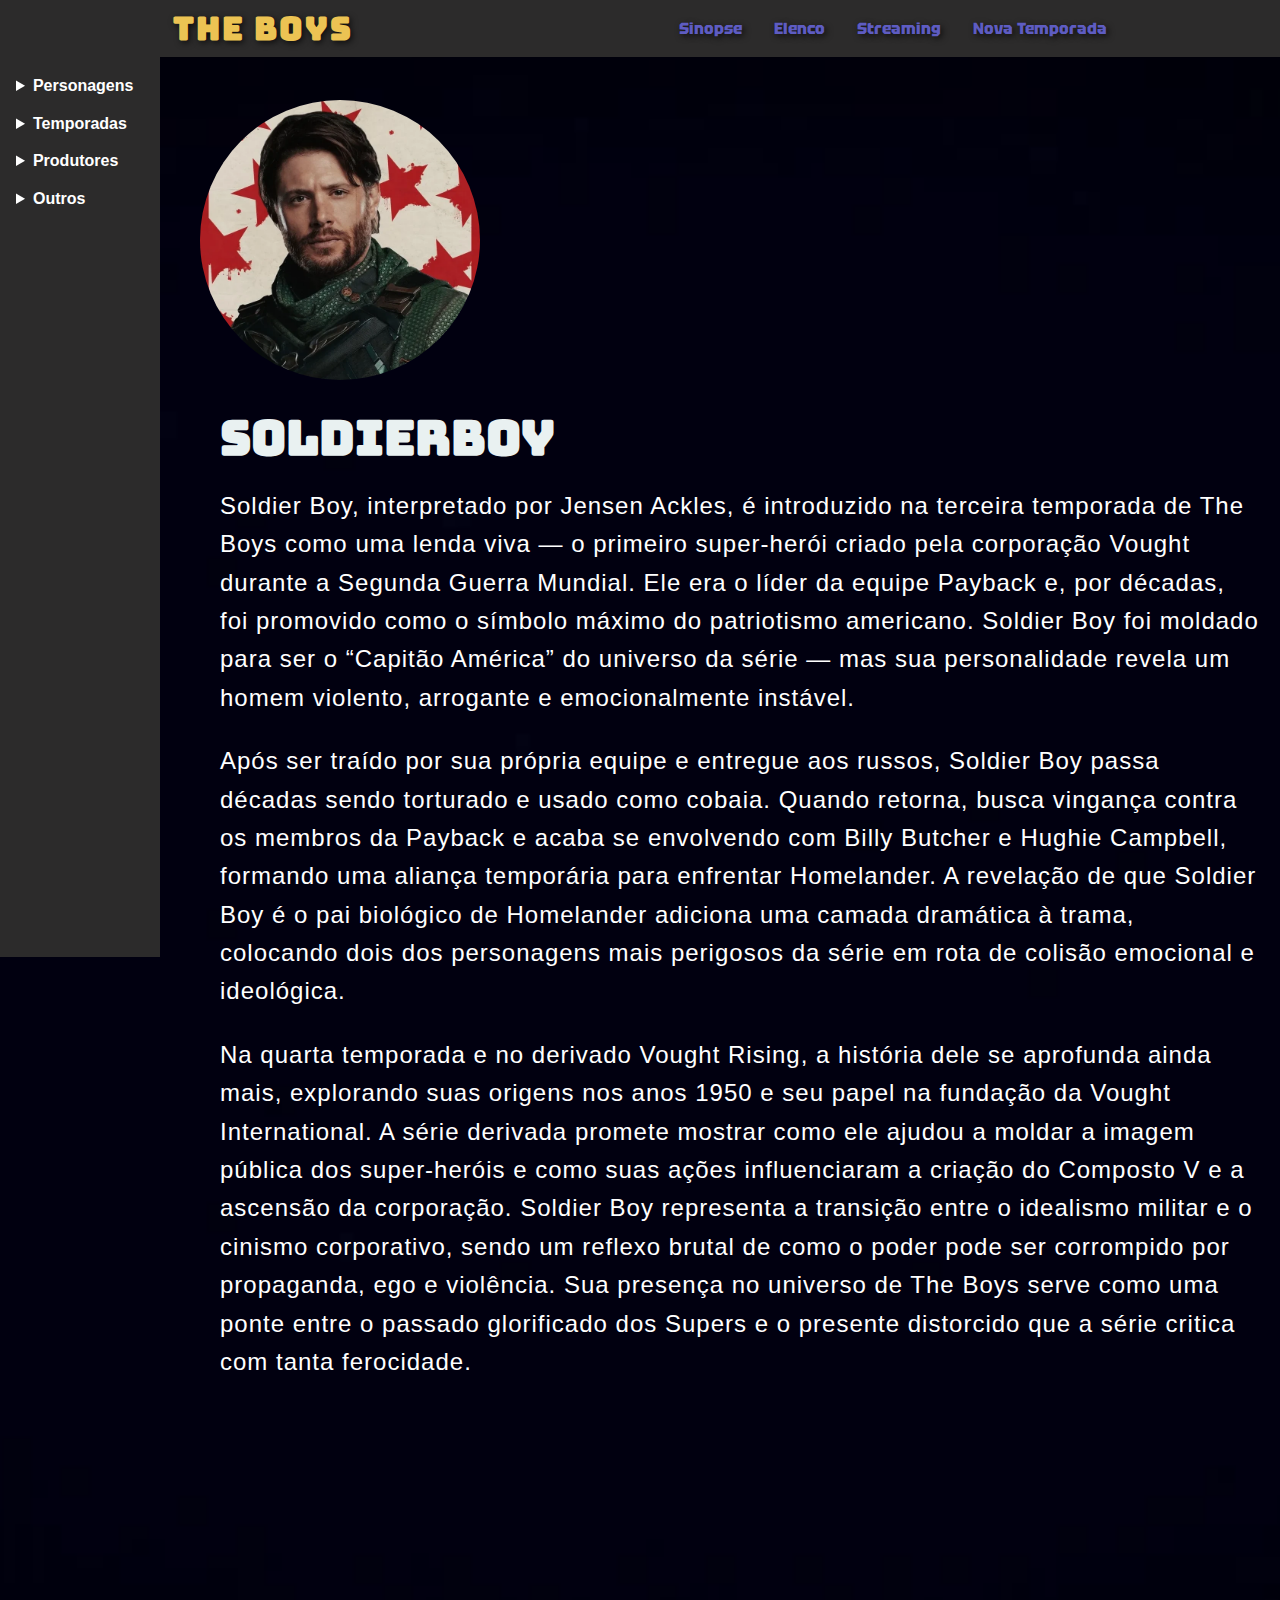
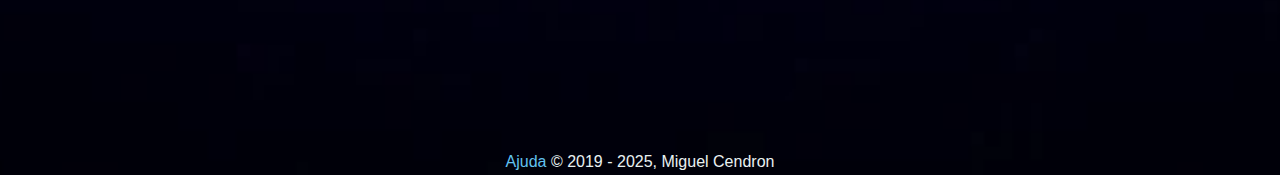
<file: html/SoldierBoy.html>
<!DOCTYPE html>
<html lang="pt-br">

<head>
    <meta charset="UTF-8">
    <meta name="viewport" content="width=device-width, initial-scale=1.0">
    <title>The Boys - SoldierBoy</title>
    <link rel="stylesheet" href="../css/Personagens2.css">
    <link rel="icon" href="../img/favicon.ico" type="image/ico">
</head>

<body>
    <header>
        <nav id="NavegacaoCima">
            <div class="logo"><a href="../Principal.html">The boys</a></div>
            <ul id="menu">
                <li><a href="https://www.adorocinema.com/series/serie-22668/">Sinopse</a></li>
                <li><a href="https://www.adorocinema.com/series/serie-22668/temporada-54774/elenco/">Elenco</a></li>
                <li><a href="https://www.adorocinema.com/series/serie-22668/streaming/">Streaming</a></li>
                <li><a
                        href="https://www.tecmundo.com.br/minha-serie/287187-temporada-5-the-boys-lancada-veja-tudo-sabemos.htm">Nova
                        Temporada</a></li>
            </ul>
        </nav>
    </header>
    <nav class="Esquerda">
        <details>
            <summary>Personagens</summary>
            <ul>
                <li><a href="../html/BillyButcher.html">Billy Butcher</a></li>
                <li><a href="../html/Hughie.html">Hughie Campbell</a></li>
                <li><a href="../html/Mother.Html">Mother’s Milk</a></li>
                <li><a href="../html/A-train.html">A-train</a></li>
                <li><a href="../html/Homelander.Html">Homelander</a></li>

            </ul>
        </details>
        <details>
            <summary>Temporadas</summary>
            <ul>
                <li><a href="https://www.primevideo.com/-/pt/detail/The-Boys/0KRGHGZCHKS920ZQGY5LBRF7MA">1ª
                        Temporada</a></li>
                <li><a href="https://www.primevideo.com/-/pt/detail/The-Boys/0LTURNRIIF1SFJUX32I7XALS8U">2ª
                        Temporada</a></li>
                <li><a href="https://www.primevideo.com/-/pt/detail/The-Boys/0HLDL6JTNVIK6GJDH0UIW4TES8">3ª
                        Temporada</a></li>
                <li><a href="https://www.primevideo.com/-/pt/detail/The-Boys/0SSV1CIYHPUKDFUE5JOYRDKF06">4ª
                        Temporada</a></li>
            </ul>
        </details>
        <details>
            <summary>Produtores</summary>
            <ul>
                <li><a href="https://www.imdb.com/pt/name/nm0626697/">Jason Netter</a></li>
                <li><a href="https://variety.com/exec/neal-moritz/">Neal H. Moritz</a></li>
                <li><a href="https://www.imdb.com/pt/name/nm0870469/">Dan Trachtenberg</a></li>
                <li><a href="https://www.adorocinema.com/personalidades/personalidade-105554/filmografia/">Philip
                        Sgriccia</a></li>
                <li><a href="https://www.imdb.com/pt/name/nm0742194/">Craig Rosenberg</a></li>
            </ul>
        </details>
        <details>
            <summary>Outros</summary>
            <ul>
                <li><a href="https://www.primevideo.com/-/pt/detail/Gen-V/0QL016992N86EED5P1FO3ER0P5">Gen V</a></li>
                <li><a href="https://pt.wikipedia.org/wiki/The_Boys_(revista_em_quadrinhos)">HQs</a></li>
                <li><a href="https://www.primevideo.com/-/pt/offers/nonprimehomepage/ref=dv_web_force_root?language=pt">Prime
                        Video</a></li>
                <li><a href="https://youtu.be/y5Hu471_dNU?si=wnYxTwBXvxJmN04Z">Trailer Gen V 2ª Temporada</a></li>
                <li><a href="https://the-boys.fandom.com/pt-br/wiki/Os_Sete">Os Sete</a></li>
            </ul>
        </details>
    </nav>

    <div id="main">
        <img src="../img/SoldierBoyS.webp" alt="SoldierBoy">
        <div class="descricao">
            <h2>SoldierBoy</h2>
            <p>Soldier Boy, interpretado por Jensen Ackles, é introduzido na terceira temporada de The Boys como uma
                lenda viva — o primeiro super-herói criado pela corporação Vought durante a Segunda Guerra Mundial. Ele
                era o líder da equipe Payback e, por décadas, foi promovido como o símbolo máximo do patriotismo
                americano. Soldier Boy foi moldado para ser o “Capitão América” do universo da série — mas sua
                personalidade revela um homem violento, arrogante e emocionalmente instável.</p>
            <p>Após ser traído por sua própria equipe e entregue aos russos, Soldier Boy passa décadas sendo torturado e
                usado como cobaia. Quando retorna, busca vingança contra os membros da Payback e acaba se envolvendo
                com Billy Butcher e Hughie Campbell, formando uma aliança temporária para enfrentar Homelander. A
                revelação de que Soldier Boy é o pai biológico de Homelander adiciona uma camada dramática à trama,
                colocando dois dos personagens mais perigosos da série em rota de colisão emocional e ideológica.</p>
            <p>Na quarta temporada e no derivado Vought Rising, a história dele se aprofunda ainda mais,
                explorando suas origens nos anos 1950 e seu papel na fundação da Vought International. A série derivada
                promete mostrar como ele ajudou a moldar a imagem pública dos super-heróis e como suas ações
                influenciaram a criação do Composto V e a ascensão da corporação. Soldier Boy representa a transição
                entre o idealismo militar e o cinismo corporativo, sendo um reflexo brutal de como o poder pode ser
                corrompido por propaganda, ego e violência. Sua presença no universo de The Boys serve como uma ponte
                entre o passado glorificado dos Supers e o presente distorcido que a série critica com tanta ferocidade.
            </p>
        </div>
    </div>
    <iframe width="560" height="315" src="https://www.youtube.com/embed/GQCE5ZxaNjE?si=xEE2hB4wDY--7C7W"
        title="YouTube video player" frameborder="0"
        allow="accelerometer; autoplay; clipboard-write; encrypted-media; gyroscope; picture-in-picture; web-share"
        referrerpolicy="strict-origin-when-cross-origin" allowfullscreen></iframe>

    <footer>
        <p><a href="https://www.primevideo.com/help/ref=atv_ftr_hp">Ajuda </a> © 2019 - 2025, Miguel Cendron</p>
    </footer>
</body>

</html>
</file>
<file: css/Principal.css>
@import url('https://fonts.googleapis.com/css2?family=Bungee&family=Tektur:wght@400..900&display=swap');

@import url('https://fonts.googleapis.com/css2?family=Tektur:wght@400..900&display=swap');

* {
    margin: 0;
    padding: 0;
    box-sizing: border-box;
}

body h2 {
    text-align: center;
    padding: 72px 0 0 0;
    font-size: 32px;
    font-family: "Bungee", sans-serif;
    color: #e9f1f1;
}

body {
    font-family: 'Segoe UI', Tahoma, Geneva, Verdana, sans-serif;
    background-image: url(../img/FundoB.webp);
    background-size: cover;
    background-position: center;
    background-repeat: no-repeat;
    color: #333;
    line-height: 1.6;
    background-color: rgb(24, 24, 24);
}

nav {
    position: fixed;
    top: 0;
    width: 100%;
    background: #2c2b2b;
    color: white;
    display: flex;
    justify-content: space-around;
    align-items: center;
    padding: 3px 10px;
    z-index: 1000;
    transition: background 0.3s ease, box-shadow 0.3s ease;
}

nav.scrolled {
    background: #006241;
    box-shadow: 0 2px 5px rgba(0, 0, 0, 0.3);
}

nav .logo {
    font-weight: bold;
    font-size: 32px;
    letter-spacing: 2px;
    font-family: "Bungee", sans-serif;
    color: #ecc353;
}

nav ul {
    list-style: none;
    display: flex;
    gap: 32px;
}

nav ul li a {
    color: rgb(94, 92, 194);
    text-decoration: none;
    font-weight: 800;
    transition: color 0.4s ease;
    font-family: "Tektur", sans-serif;
}

nav ul li a:hover {
    color: #e0b233;
}

header {
    background: url('../img/fundo3.jpg') no-repeat center center/cover;
    height: 20vh;
    display: flex;
    justify-content: center;
    align-items: center;
    color: white;
    text-shadow: 2px 2px 6px rgba(0, 0, 0, 0.7);
    padding: 0 16px;
    padding-top: 60px;
    text-align: center;
}

.container1 {
    display: flex;
    justify-content: center;
    gap: 100px;
    margin-top: 64px
}

.container1 a {
    text-decoration: none;
}

.container1 img {
    width: 250px;
    height: auto;
    display: block;
    border-radius: 20px 20px 0 0;
}

.Perso1 {
    flex-direction: column;
    text-align: center;
    border: solid #000000;
    background-color: #000000;
    border-radius: 22px;
    transition: transform 0.4s ease;
}

.Perso1 p {
    margin-top: 8px;
    font-weight: bold;
    font-size: 24px;
    font-family: "Tektur", sans-serif;
    color: #e9f1f1;
}

.Perso1:hover {
    transform: scale(1.1);
    height: auto;
    box-shadow: 0 8px 16px rgba(0, 0, 0, 0.2);
    cursor: pointer;
}

.container2 a {
    text-decoration: none;
}

.container2 {
    display: flex;
    justify-content: center;
    gap: 100px;
    margin-top: 50px;
    margin-bottom: 50px;
}

.container2 img {
    width: 250px;
    height: auto;
    display: block;
    border-radius: 20px 20px 0 0;
}

.Perso2 {
    flex-direction: column;
    text-align: center;
    border: solid #000000;
    background-color: #000000;
    border-radius: 22px;
    transition: transform 0.4s ease;
}

.Perso2 p {
    margin-top: 8px;
    font-weight: bold;
    font-size: 24px;
    font-family: "Tektur", sans-serif;
    color: #e9f1f1;
}

.Perso2:hover {
    transform: scale(1.1);
    height: auto;
    box-shadow: 0 8px 16px rgba(0, 0, 0, 0.2);
    cursor: pointer;
}

footer {
    color: #e9f1f1;
    display: inline;
    text-align: center;
}

footer a {
    text-decoration: none;
    color: rgb(97, 194, 240);
    font-weight: 500;
}

.Esquerda {
    position: fixed;
    top: 57px;
    width: 160px;
    background-color: #2c2b2b;
    padding: 16px;
    height: 100%;
    z-index: 999;
    display: block;
}

.Esquerda details {
    margin-top: 0;
}

.Esquerda details summary {
    font-weight: bold;
    cursor: pointer;
    font-size: 16px;
    color: #ffffff;
    margin-bottom: 12px;
}

.Esquerda ul {
    list-style: none;
    padding: 0;
    margin: 0;
    display: flex;
    flex-direction: column;
    gap: 4px;
}

.Esquerda ul li a {
    display: block;
    color: rgb(255, 255, 255);
    text-decoration: none;
    font-family: Arial;
    font-weight: 100;
    font-size: 12px;
    padding: 3px 4px;
    transition: background 0.3s ease;
}

.Esquerda ul li a:hover {
    background-color: #444;
    color: #ecc353;
}
</file>
<file: css/Personagens2.css>
@import url('https://fonts.googleapis.com/css2?family=Bungee&family=Tektur:wght@400..900&display=swap');

@import url('https://fonts.googleapis.com/css2?family=Tektur:wght@400..900&display=swap');

* {
    margin: 0;
    padding: 0;
    box-sizing: border-box;
}

body h2 {
    text-align: left;
    padding: 0;
    font-size: 48px;
    font-family: "Bungee", sans-serif;
    color: #e9f1f1;
    margin-left: 20px;
    margin-bottom: 10px;
}

body {

    font-family: 'Segoe UI', Tahoma, Geneva, Verdana, sans-serif;
    background: url(../img/FundoHomelander.webp);
    background-size: cover;
    background-position: center;
    background-repeat: no-repeat;
    color: #333;
    line-height: 1.6;
    background-color: rgb(15, 0, 0);
}

nav {
    position: fixed;
    top: 0;
    width: 100%;
    background: #2c2b2b;
    color: white;
    display: flex;
    justify-content: space-around;
    align-items: center;
    padding: 3px 10px;
    z-index: 1000;
    transition: background 0.3s ease, box-shadow 0.3s ease;
}

nav.scrolled {
    background: #006241;
    box-shadow: 0 2px 5px rgba(0, 0, 0, 0.3);
}

nav .logo a {
    text-decoration: none;
    font-weight: bold;
    font-size: 32px;
    letter-spacing: 2px;
    font-family: "Bungee", sans-serif;
    color: #ecc353;
    transition: color 0.4s ease;
}

nav .logo a:hover {
    color: rgb(173, 133, 247);
}

header {
    text-shadow: 2px 2px 6px rgba(0, 0, 0, 0.7);
}

nav ul {
    list-style: none;
    display: flex;
    gap: 32px;
}

nav ul li a {
    color: rgb(94, 92, 194);
    text-decoration: none;
    font-weight: 800;
    transition: color 0.4s ease;
    font-family: "Tektur", sans-serif;
}

nav ul li a:hover {
    color: #e0b233;
}

.Esquerda {
    position: fixed;
    top: 57px;
    width: 160px;
    background-color: #2c2b2b;
    padding: 16px;
    height: 100%;
    z-index: 999;
    display: block;
}

.Esquerda details {
    margin-top: 0;
}

.Esquerda details summary {
    font-weight: bold;
    cursor: pointer;
    font-size: 16px;
    color: #ffffff;
    margin-bottom: 12px;
}

.Esquerda ul {
    list-style: none;
    padding: 0;
    margin: 0;
    display: flex;
    flex-direction: column;
    gap: 4px;
}

.Esquerda ul li a {
    display: block;
    color: rgb(255, 255, 255);
    text-decoration: none;
    font-family: Arial;
    font-weight: 100;
    font-size: 12px;
    padding: 3px 4px;
    transition: background 0.3s ease;
}

.Esquerda ul li a:hover {
    background-color: #444;
    color: #ecc353;
}

#main {
    display: flex;
    align-items: flex-start;
    margin-left: 180px;
    margin-top: 80px;
    gap: 20px;
    padding: 20px;
    flex-wrap: wrap;
}


#main p {
    display: block;
    word-wrap: break-word;
    margin-left: 20px;
    margin-bottom: 25px;
    font-size: 24px;
    letter-spacing: 1px;
    color: #ffffff;
}

.descricao {
    max-width: 1200px;
}

#main img {
    padding: 0;
    width: 280px;
    height: auto;
    border-radius: 140px;
    display: inline-block;
}

iframe {
    margin-left: 525px;
}

footer {
    color: #e9f1f1;
    display: inline;
    text-align: center;
}

footer a {
    text-decoration: none;
    color: rgb(97, 194, 240);
    font-weight: 500;
}
</file>
<file: css/Personagens1.css>
@import url('https://fonts.googleapis.com/css2?family=Bungee&family=Tektur:wght@400..900&display=swap');

@import url('https://fonts.googleapis.com/css2?family=Tektur:wght@400..900&display=swap');

* {
    margin: 0;
    padding: 0;
    box-sizing: border-box;
}

body h2 {
    text-align: left;
    padding: 0;
    font-size: 48px;
    font-family: "Bungee", sans-serif;
    color: #e9f1f1;
    margin-left: 20px;
    margin-bottom: 10px;
}

body {
    font-family: 'Segoe UI', Tahoma, Geneva, Verdana, sans-serif;
    background: url(../img/FundoBilly.webp);
    background-size: cover;
    background-position: center;
    background-repeat: no-repeat;
    color: #333;
    line-height: 1.6;
    background-color: rgb(0, 0, 14);
}

nav {
    position: fixed;
    top: 0;
    width: 100%;
    background: #2c2b2b;
    color: white;
    display: flex;
    justify-content: space-around;
    align-items: center;
    padding: 3px 10px;
    z-index: 1000;
    transition: background 0.3s ease, box-shadow 0.3s ease;
}

nav.scrolled {
    background: #006241;
    box-shadow: 0 2px 5px rgba(0, 0, 0, 0.3);
}

nav .logo a {
    text-decoration: none;
    font-weight: bold;
    font-size: 32px;
    letter-spacing: 2px;
    font-family: "Bungee", sans-serif;
    color: #ecc353;
    transition: color 0.4s ease;
}

nav .logo a:hover {
    color: rgb(173, 133, 247);
}

header {
    text-shadow: 2px 2px 6px rgba(0, 0, 0, 0.7);
}

nav ul {
    list-style: none;
    display: flex;
    gap: 32px;
}

nav ul li a {
    color: rgb(94, 92, 194);
    text-decoration: none;
    font-weight: 800;
    transition: color 0.4s ease;
    font-family: "Tektur", sans-serif;
}

nav ul li a:hover {
    color: #e0b233;
}

.Esquerda {
    position: fixed;
    top: 57px;
    width: 160px;
    background-color: #2c2b2b;
    padding: 16px;
    height: 100%;
    z-index: 999;
    display: block;
}

.Esquerda details {
    margin-top: 0;
}

.Esquerda details summary {
    font-weight: bold;
    cursor: pointer;
    font-size: 16px;
    color: #ffffff;
    margin-bottom: 12px;
}

.Esquerda ul {
    list-style: none;
    padding: 0;
    margin: 0;
    display: flex;
    flex-direction: column;
    gap: 4px;
}

.Esquerda ul li a {
    display: block;
    color: rgb(255, 255, 255);
    text-decoration: none;
    font-family: Arial;
    font-weight: 100;
    font-size: 12px;
    padding: 3px 4px;
    transition: background 0.3s ease;
}

.Esquerda ul li a:hover {
    background-color: #444;
    color: #ecc353;
}

#main {
    display: flex;
    align-items: flex-start;
    margin-left: 180px;
    margin-top: 80px;
    gap: 20px;
    padding: 20px;
    flex-wrap: wrap;
}


#main p {
    display: block;
    word-wrap: break-word;
    margin-left: 20px;
    margin-bottom: 25px;
    font-size: 24px;
    letter-spacing: 1px;
    color: #ffffff;
}

.descricao {
    max-width: 1200px;
}

#main img {
    padding: 0;
    width: 280px;
    height: auto;
    border-radius: 140px;
    display: inline-block;
}

iframe {
    margin-left: 525px;
}

footer {
    color: #e9f1f1;
    display: inline;
    text-align: center;
}

footer a {
    text-decoration: none;
    color: rgb(97, 194, 240);
    font-weight: 500;
}
</file>
